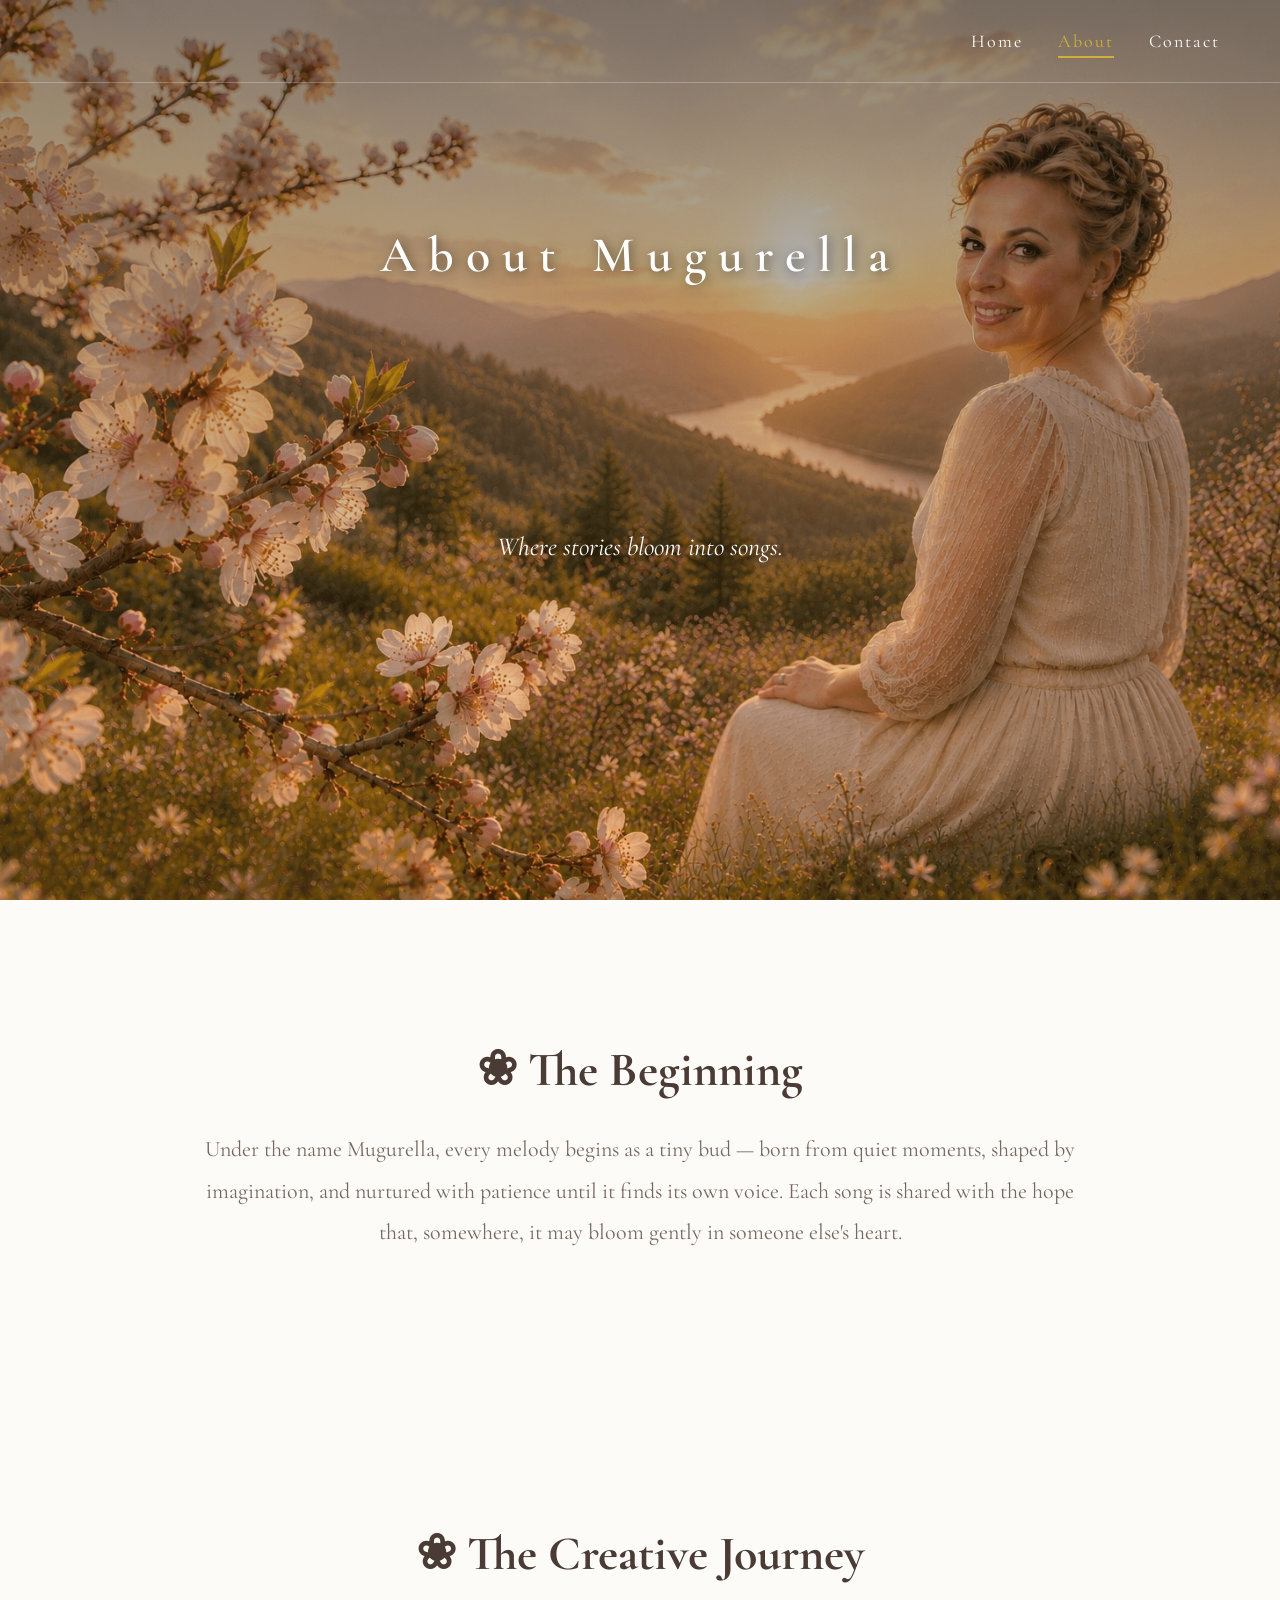
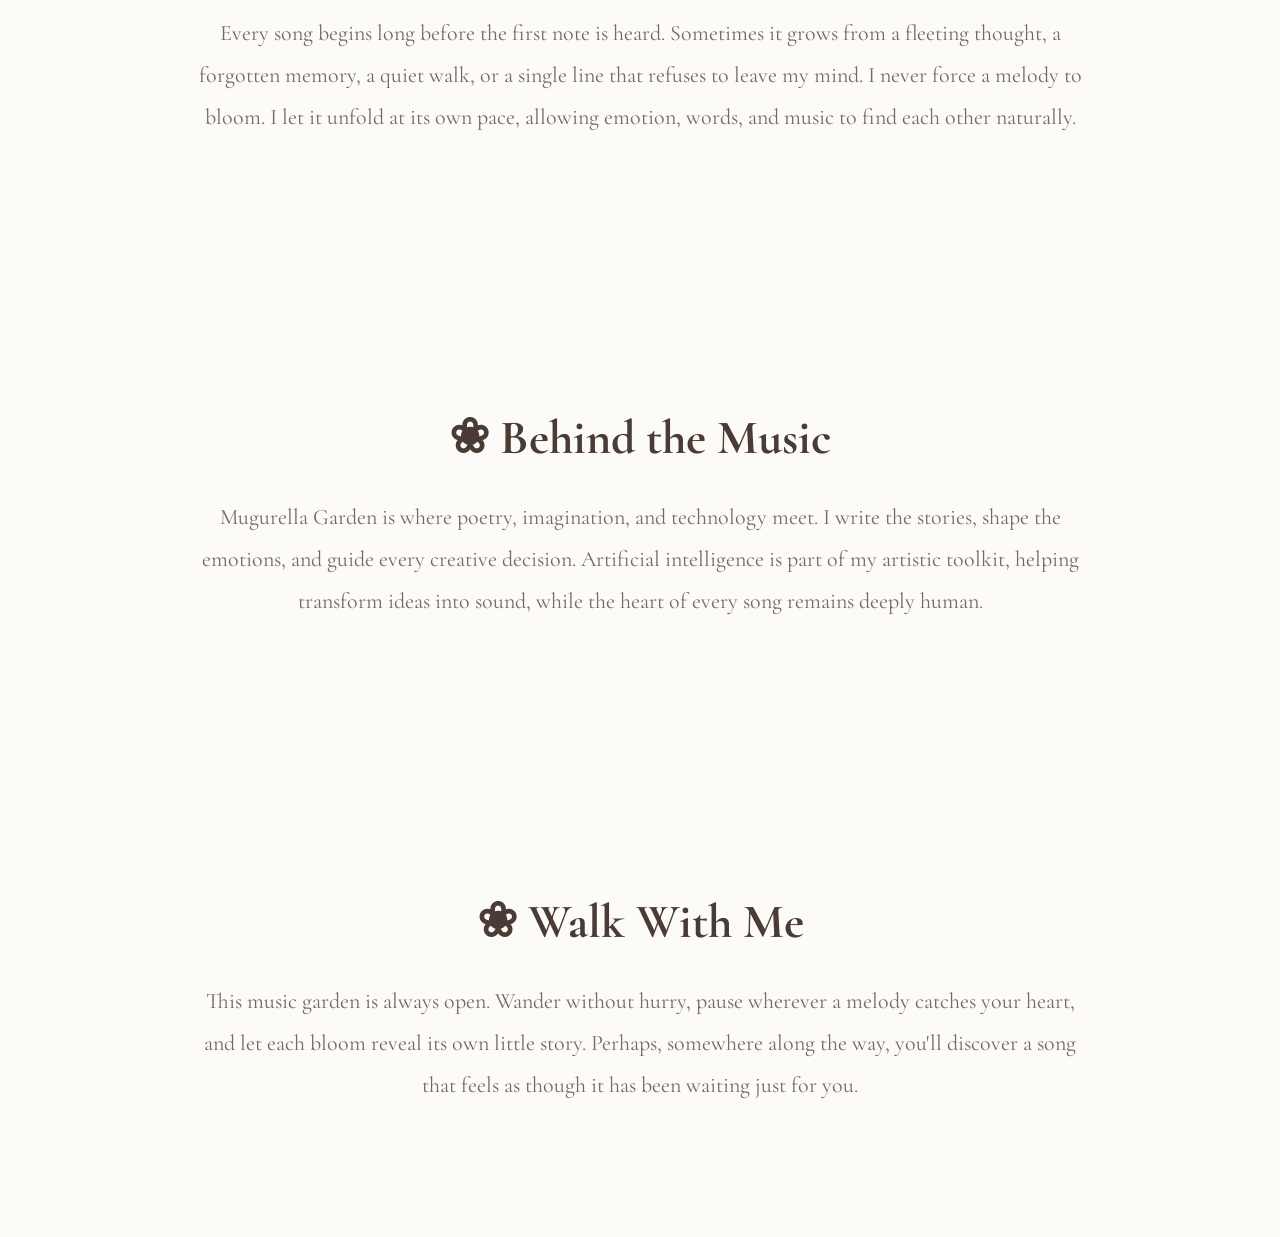
<file: about.html>
<!DOCTYPE html>
<html lang="en">

<head>

    <meta charset="UTF-8">

    <meta name="viewport" content="width=device-width, initial-scale=1.0">

    <title>Mugurella</title>
    
    <link rel="preconnect" href="https://fonts.googleapis.com">
    <link rel="preconnect" href="https://fonts.gstatic.com" crossorigin>
    <link href="https://fonts.googleapis.com/css2?family=Cinzel:wght@400;700&display=swap" rel="stylesheet">
    <link rel="preconnect" href="https://fonts.googleapis.com">
    <link rel="preconnect" href="https://fonts.gstatic.com" crossorigin>

    <link href="https://fonts.googleapis.com/css2?family=Cormorant+Garamond:wght@300;400;600;700&display=swap" rel="stylesheet">
    <link rel="stylesheet" href="style.css">

    <link rel="stylesheet"
    href="https://cdnjs.cloudflare.com/ajax/libs/font-awesome/6.7.2/css/all.min.css">

</head>

<body class="about-page">

    <div class="page-content"></div>

<header>

    <nav>

      <ul>

            <li><a href="index.html">Home</a></li>

            <li><a href="about.html" class="active">About</a></li>

            <li><a href="contact.html">Contact</a></li>

        </ul>

    </nav>

</header>

<main>

    <section class="about-hero">

    <div class="hero-overlay"></div>

    <div class="hero-text">

        <h1>About Mugurella</h1>

        <p class="subtitle">
            Where stories bloom into songs.
        </p>

    </div>

    </section>


    <section class="about-story">

        <h2>❀ The Beginning</h2>

        <p>
        Under the name Mugurella, every melody begins as a tiny bud — 
        born from quiet moments, shaped by imagination, 
        and nurtured with patience until it finds its own voice. 
        Each song is shared with the hope that, somewhere, 
        it may bloom gently in someone else's heart.
        </p>

    </section>

    <section class="creative-journey">

        <h2>❀ The Creative Journey</h2>

        <p>

        Every song begins long before the first note is heard. 
        Sometimes it grows from a fleeting thought, a forgotten memory, 
        a quiet walk, or a single line that refuses to leave my mind.
        I never force a melody to bloom. 
        I let it unfold at its own pace, 
        allowing emotion, words, and music 
        to find each other naturally.
        </p>

    </section>

    <section class="behind-music">

        <h2>❀ Behind the Music</h2>

        <p>

        Mugurella Garden is where poetry, imagination, and technology meet. 
        I write the stories, shape the emotions, and guide every creative decision. 
        Artificial intelligence is part of my artistic toolkit, 
        helping transform ideas into sound, 
        while the heart of every song remains deeply human.

        </p>

    </section>

    <section class="walk-with-me">

        <h2>❀ Walk With Me</h2>

        <p>

        This music garden is always open. Wander without hurry, 
        pause wherever a melody catches your heart, 
        and let each bloom reveal its own little story. 
        Perhaps, somewhere along the way, 
        you'll discover a song that feels 
        as though it has been waiting just for you.

        </p>

    </section>

</main>

</body>

</html>
</file>
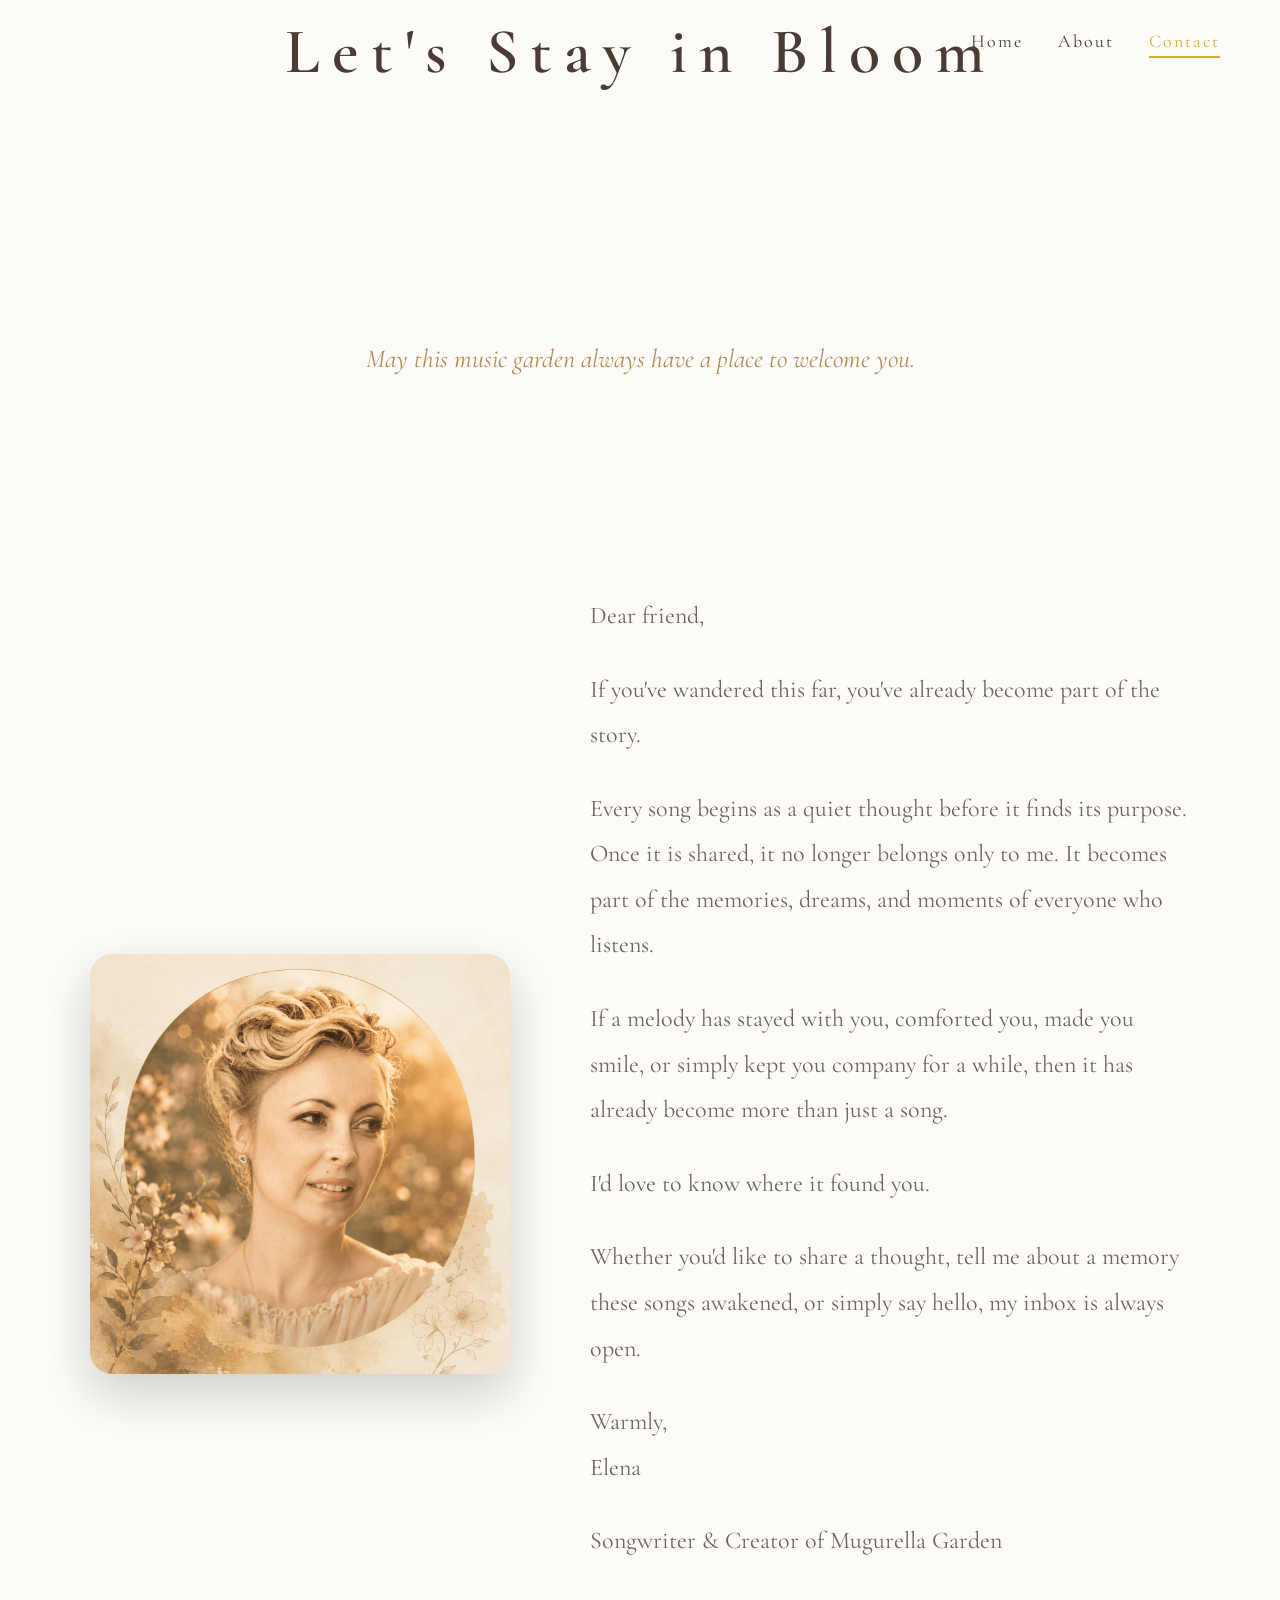
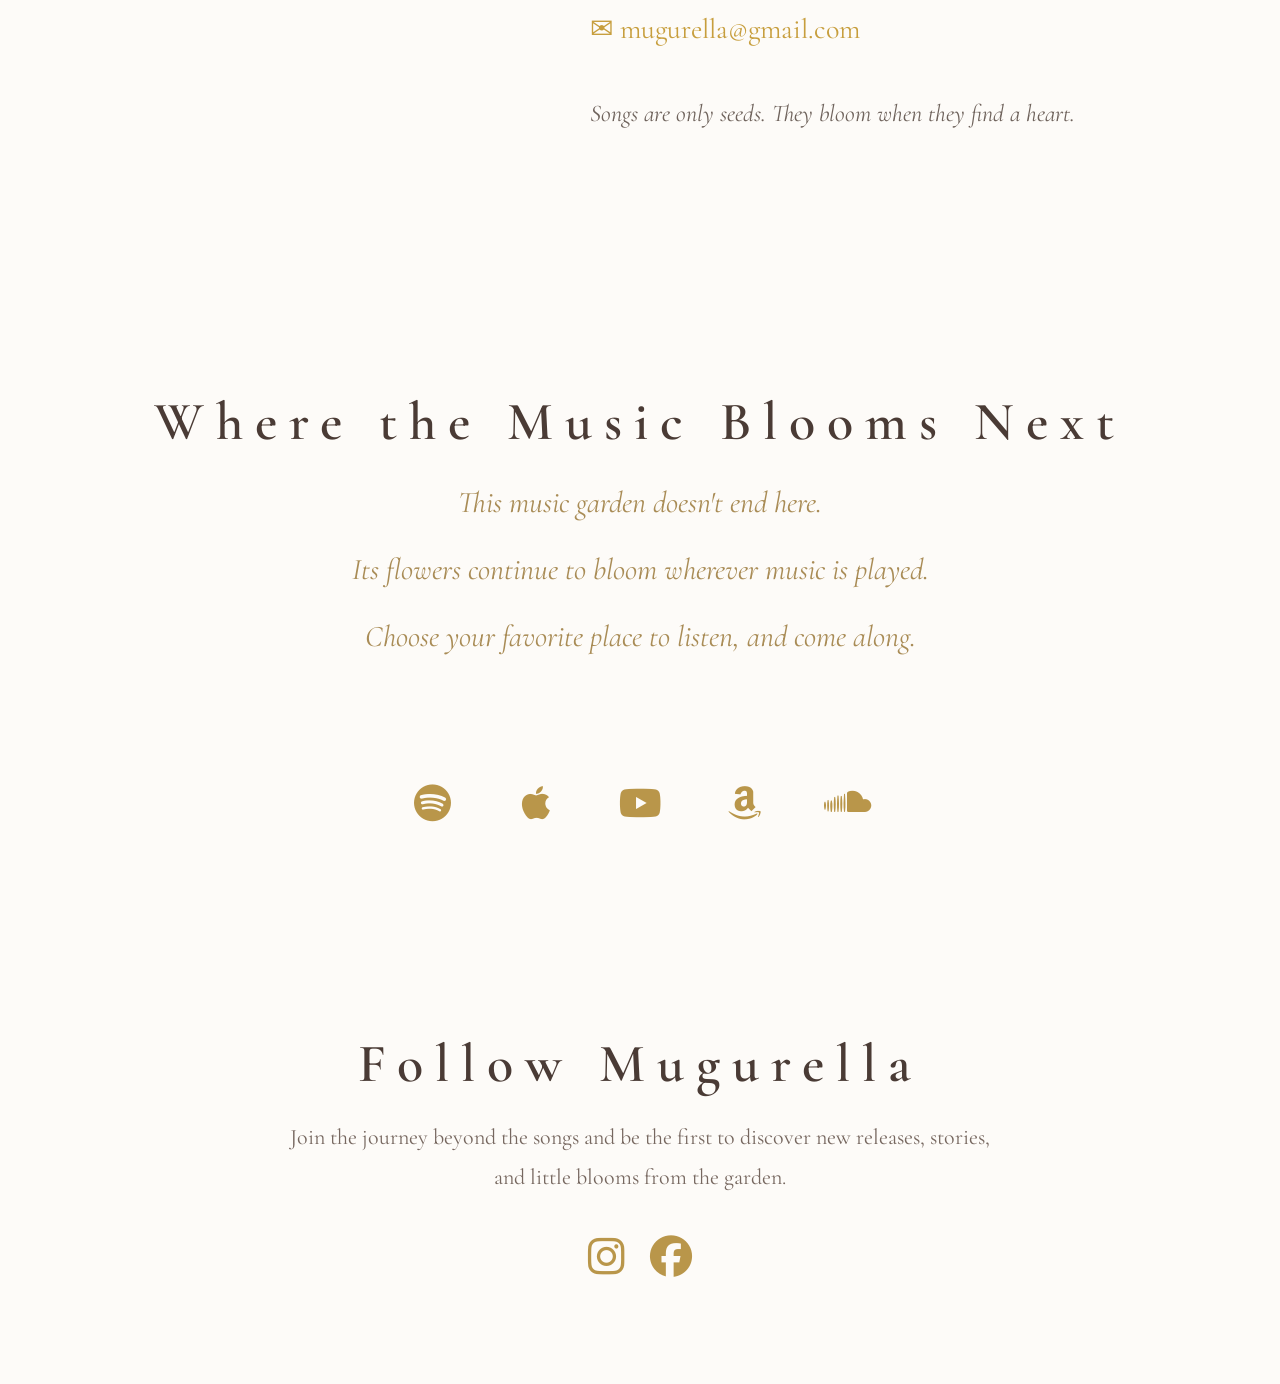
<file: contact.html>
<!DOCTYPE html>
<html lang="en">

<head>

    <meta charset="UTF-8">

    <meta name="viewport" content="width=device-width, initial-scale=1.0">

    <title>Contact | Mugurella</title>

    <link rel="preconnect" href="https://fonts.googleapis.com">
    <link rel="preconnect" href="https://fonts.gstatic.com" crossorigin>

    <link href="https://fonts.googleapis.com/css2?family=Cormorant+Garamond:wght@300;400;600;700&display=swap" rel="stylesheet">

    <link rel="stylesheet" href="style.css">

    <link rel="stylesheet"
    href="https://cdnjs.cloudflare.com/ajax/libs/font-awesome/6.7.2/css/all.min.css">

</head>

<body class="contact-page">

<header>

    <nav>

        <ul>

            <li><a href="index.html">Home</a></li>

            <li><a href="about.html">About</a></li>

            <li><a href="contact.html" class="active">Contact</a></li>

        </ul>

    </nav>

</header>

<main>

<section class="contact-hero">

    <h1>Let's Stay in Bloom</h1>

    <p class="subtitle">
    May this music garden always have a place to welcome you.
    </p>

</section>

<section class="contact-content">

    <div class="contact-image">

        <img src="images/elena-garden.png"
             alt="Elena">

    </div>

    <div class="contact-text">

        <p>Dear friend,<p>

        <p>
        If you've wandered this far, you've already become part of the story.
        </p>
        
        <p>
        Every song begins as a quiet thought before it finds its purpose. 
        Once it is shared, it no longer belongs only to me. 
        It becomes part of the memories, dreams, and moments of everyone who listens.
        </p>
        
        <p>
        If a melody has stayed with you, comforted you, made you smile, 
        or simply kept you company for a while, then it has already become more than just a song.
        </p>

        <p>
        I'd love to know where it found you.
        </p>

        <p>
        Whether you'd like to share a thought, tell me about a memory these songs awakened, or simply say hello, my inbox is always open.
        </p>

        <p>
        Warmly,<br>
        Elena
        </p>

        <p>
        Songwriter & Creator of Mugurella Garden
        </p>

        <a href="mailto:mugurella@gmail.com" class="contact-mail">

            ✉ mugurella@gmail.com

        </a>

    <p class="contact-quote">
    Songs are only seeds. They bloom when they find a heart.
    </p>
      
    </div>

</section>

<section class="contact-footer">

   <h2>Where the Music Blooms Next</h2>

    <p>
    This music garden doesn't end here.
    </p>

    <p>
    Its flowers continue to bloom wherever music is played.
    </p>

    <p>
    Choose your favorite place to listen, and come along.
    </p>

<div class="youtube-player">

</div>

    <div class="stream-icons">

    <a href="https://open.spotify.com/artist/2cj64hGWsq1uDWq1lTLtpp"
       target="_blank"
       aria-label="Spotify">
        <i class="fa-brands fa-spotify"></i>
    </a>

    <a href="https://music.apple.com/us/artist/mugurella/1885294667"
       target="_blank"
       aria-label="Apple Music">
        <i class="fa-brands fa-apple"></i>
    </a>

    <a href="https://music.youtube.com/channel/UC6i1bdRQ9whnJ-eipYGnhsQ"
       target="_blank"
       aria-label="YouTube Music">
        <i class="fa-brands fa-youtube"></i>
    </a>

    <a href="https://music.amazon.com/artists/B0GSN2VC4X/mugurella"
       target="_blank"
       aria-label="Amazon Music">
        <i class="fa-brands fa-amazon"></i>
    </a>

    <a href="https://soundcloud.com/mugurella"
       target="_blank"
       aria-label="SoundCloud">
        <i class="fa-brands fa-soundcloud"></i>
    </a>

    </div>

</section>

<section class="follow-section">

    <h3>Follow Mugurella</h3>

    <p>
        Join the journey beyond the songs and be the first to discover
        new releases, stories, and little blooms from the garden.
    </p>

    <div class="social-icons">

       <a href="https://www.instagram.com/mugurella/"
       target="_blank"
       aria-label="Instagram">
       
       <i class="fa-brands fa-instagram"></i>
       
    </a>
        
        <a href="https://www.facebook.com/profile.php?id=61563688991319"
           target="_blank"
           aria-label="Facebook">

            <i class="fa-brands fa-facebook"></i>

        </a>

    </div>

</section>

</main>

</body>

</html>
</file>
<file: style.css>
.page-content{
    width:min(1200px,90%);
    margin:0 auto;
}

body{

    margin:0;

    color:white;

    font-family: "Cormorant Garamond", serif;

}



.hero{

    height:100vh;

    display:flex;

    flex-direction:column;

    justify-content:flex-end;

    text-align:center;

    padding-top:50px;

    padding-bottom:40px;

    text-shadow:2px 2px 12px black;

    transform: none;

}

.hero {
    background-image:
        radial-gradient(
            ellipse at left bottom,
            rgba(255,248,235,.18) 0%,
            rgba(18,18,18,.10) 25%,
            rgba(18,18,18,.35) 55%,
            rgba(18,18,18,.65) 100%
        ),
        url("images/hero.png");

    background-size: cover;
    background-position: center;
    background-repeat: no-repeat;
    background-attachment: scroll;
}

.hero h1{

font-size:50px;

font-weight:600;

letter-spacing:12px;

margin-bottom: 10px;

}

button{

margin-top:40px;

padding:16px 45px;

font-size:24px;

font-family: "Cormorant Garamond", serif;

border-radius:40px;

border:none;

background:#d4af37;

color:white;

cursor:pointer;

transition:0.3s;

}

button:hover{

background:#f0c95a;

transform:scale(1.05);

}

.hero-bottom{

    text-align:center;
    transform: translateY(-70px);

}

.hero-bottom p{

    font-size:20px;

    margin:18px;

    font-style:italic;

    color:white;

}

@media (max-width: 768px) {

    .hero {
        height: 100dvh;
        position: relative;
        overflow: visible;

        background-image:
            radial-gradient(
            ellipse at left bottom,
            rgba(255,248,235,.18) 0%,
            rgba(18,18,18,.10) 25%,
            rgba(18,18,18,.35) 55%,
            rgba(18,18,18,.65) 100%
        ),
        url("images/hero.png");

        background-size: cover;
        background-position: 30% center;
        background-repeat: no-repeat;

        background-attachment: scroll !important;
    }

}

    h1{

        font-size:50px;

        letter-spacing:6px;

        transform: translateY(-220px);

    }

    button{

        font-size:18px;

        padding:14px 32px;

    }

}

/* ===== HEADER ===== */

header{

    position:absolute;

    top:0;

    left:0;

    width:100%;

    z-index:100;

}

nav{

    display:flex;

    justify-content:flex-end;

    align-items:center;

    padding:30px 60px;

}

header{

    position:absolute;

    top:0;

    left:0;

    width:100%;

    z-index:100;

    border-bottom:1px solid rgba(255,255,255,0.25);

}

.logo{

    font-size:28px;

    letter-spacing:4px;

    font-family:"Cormorant Garamond", serif;

}

nav ul{

    display:flex;

    list-style:none;

    gap:35px;

    margin:0;

    padding:0;

}

nav a{

    color:white;

    text-decoration:none;

    font-size:18px;

    letter-spacing:2px;

    transition:0.3s;

}

nav a:hover{

    color:#d6af37;

}

.scroll-down{
    margin-top:40px;
    font-size:42px;
    color:#d6b34d;
    animation:float 2s infinite;
}

@keyframes float{

    0%{
        transform:translateY(0px);
    }

    50%{
        transform:translateY(10px);
    }

    100%{
        transform:translateY(0px);
    }

}

.latest-release .intro{

    text-align:center;

    font-size:22px;

    line-height:1.8;

    margin-bottom:70px;

}

.release-content{

    display:flex;

    align-items:center;

    justify-content:center;

    gap:80px;

}

.release-cover img{

    width:380px;

    border-radius:18px;

    box-shadow:0 15px 40px rgba(0,0,0,.18);

}

.release-text{

    max-width:500px;

}

.release-text h3{

    font-size:42px;

}

.release-text p{

    font-size:20px;

    line-height:1.8;

}

.latest-release{

    background-image:url("images/newest-bg1.png");
    background-size:cover;
    background-position:center;
    background-repeat:no-repeat;

    text-align:center;
    padding:120px 20px;

    position:relative;
    overflow:hidden;
}

.latest-release h2,
.latest-release .section-text,
.latest-release .music-card{

    position:relative;
    z-index:2;

}

.latest-release:before{

    content:"";
    position:absolute;
    inset:0;

    background:rgba(255,250,245,0.82);
}

.latest-release h2{

    font-size:52px;

    color:#4a3b35;

    margin-bottom:25px;

}

.flower{
    color:#d4af37;
    margin-right:12px;
}

.section-text{

    color:#7f7067;

    font-size:22px;

    line-height:1.8;

    margin-bottom:70px;

}

.music-card{

    max-width:520px;

    margin:auto;

}

.music-card img{

    width:100%;

    border-radius:18px;

    box-shadow:0 18px 45px rgba(0,0,0,.15);

}

.music-card h3{

    font-size:48px;

    margin-top:45px;

    color:#4a3b35;

}

.music-card h3 a{
    color:inherit;
    text-decoration:none;
}

.music-card p{

    font-size:22px;

    line-height:1.8;

    color:#8b8179;

    margin:30px auto;

    max-width:420px;

}

.music-gallery{

    padding:120px 20px;

    text-align:center;

    background:#fbf8f4;

}

.music-gallery h2{

    font-size:52px;

    color:#4a3b35;

    margin-bottom:25px;

}

.gallery{

    display:grid;

    grid-template-columns:repeat(2,1fr);

    gap:50px;

    max-width:1000px;

    margin:70px auto 0 auto;

}

.song-card{

    transition:
        transform .45s ease,
        box-shadow .45s ease;

    cursor:pointer;

}

.song-card:hover{

    transform:translateY(-8px);

}

.song-card img{
    width:100%;
    aspect-ratio:1 / 1;
    height:auto;
    object-fit:cover;
    display:block;

    border-radius:20px;

    box-shadow:0 15px 35px rgba(0,0,0,.15);

    transition:
        transform .5s ease,
        box-shadow .5s ease;
}

.song-card:hover img{

    transform:scale(1.02);

    box-shadow:0 22px 30px rgba(0,0,0,.22);

}

.song-card h3{

    margin-top:25px;

    font-size:34px;

    color:#4a3b35;

    transition:color .4s ease;

}

.song-card:hover h3{

    color:#c69b45;

}

.about{

    text-align:center;
    padding:120px 20px;

    overflow:hidden;
}

.about h2,
.about .section-text,


    position:relative;
    z-index:2;

}

.about:before{

    content:"";
    position:absolute;
    inset:0;

    background:rgba(255,250,245,0.82);
}

.about h2{

    font-size:52px;

    color:#4a3b35;

    margin-bottom:25px;

}

.flower{
    color:#d4af37;
    margin-right:12px;
}

.about-text{

    color:#7f7067;

    font-size:22px;

    line-height:1.8;

    margin-bottom:70px;

}

.about-page nav a{

    color:white;

}

nav a.active{
    color:#d4af37;
    border-bottom:2px solid #d4af37;
    padding-bottom:4px;
}

main{

    background:#fdfbf8;

}

.about-hero{

    position:relative;

    height:100dvh;

    background-image:url("images/about-hero14.png");

    background-size:cover;

    background-position:center;

    background-repeat:no-repeat;

    background-attachment:scroll;

}

.about-hero h1{

    font-size:50px;

    color:white;

    font-weight:600;

    letter-spacing:12px;

    margin-top:200px;

    margin-bottom:10px;

}

.about-hero p{

    font-size:26px;

    color:white;

    font-style:italic;

    margin-bottom:40px;

}

.about-story,
.creative-journey,
.behind-music,
.walk-with-me{

    max-width:900px;

    margin:0 auto;

    padding:100px 20px;

}

.about-story h2,
.creative-journey h2,
.behind-music h2,
.walk-with-me h2{

    text-align:center;

    font-size:48px;

    color:#4a3b35;

    margin-bottom:30px;

}

.about-story p,
.creative-journey p,
.behind-music p,
.walk-with-me p{

    font-size:22px;

    line-height:1.9;

    color:#76675f;

    margin-bottom:30px;

    text-align:center;

}

.hero-overlay{

    position:absolute;

    inset:0;

    background:
        linear-gradient(
            to bottom,
            rgba(18,18,18,.48) 0%,
            rgba(18,18,18,.22) 45%,
            rgba(18,18,18,.08) 75%,
            rgba(18,18,18,0) 100%
        );

}

.hero-text{

    position:absolute;

    z-index:2;

    top:47%;

    left:50%;

    transform:translate(-50%,-50%);

    text-align:center;

    color:white;

    text-shadow:2px 2px 12px rgba(0,0,0,.5);

}

.contact-page nav a{

    color:#4a3b35;

}

.contact-page nav a:hover{

    color:#d4af37;

}

.contact-page nav a.active{

    color:#d4af37;

    border-bottom:2px solid #d4af37;

}

.contact-hero{

    padding:180px 20px 80px;

    text-align:center;

}

.contact-hero h1{

    color:#4a3b35;

    font-size:64px;

    margin-bottom:25px;

}

.contact-hero .subtitle{

    color:#76675f;

    font-size:26px;

    font-style:italic;

}

.contact-content{

    width:min(1100px,90%);

    margin:0 auto;

    display:flex;

    align-items:center;

    gap:80px;

    padding:80px 0;

}

.contact-image img{

    width:420px;

    border-radius:22px;

    box-shadow:0 20px 50px rgba(0,0,0,.18);

}

.contact-text{

    flex:1;

}

.contact-text h2{

    color:#4a3b35;

    font-size:48px;

    margin-bottom:35px;

}

.contact-text p{

    color:#6f635c;

    font-size:24px;

    line-height:1.9;

    margin-bottom:28px;

}

.contact-mail{

    display:inline-block;

    margin-top:20px;

    color:#c79e3d;

    text-decoration:none;

    font-size:28px;

    transition:.3s;

}

.contact-mail:hover{

    color:#e1bb57;

}

.contact-footer h2{

    color:#4a3b35;

    font-size:64px;

    margin-bottom:25px;

}

.contact-footer{

   text-align:center;

   padding:100px 20px;

}

.contact-footer p{

    color:#a98c56;

    font-size:30px;

    font-style:italic;

}

@media(max-width:900px){

.contact-content{

    flex-direction:column;

    text-align:center;

}

.contact-image img{

    width:300px;

}

}

/* ===========================
   STREAMING SECTION
=========================== */

.streaming-section{
    max-width:700px;
    margin:100px auto 80px;
    text-align:center;
    padding:0 20px;
}

.streaming-section h2{

    font-family:'Cinzel', serif;
    font-size:2.2rem;
    font-weight:400;

    color:#7d6538;

    margin-bottom:35px;
}

.streaming-section p{

    font-size:1.08rem;
    line-height:1.9;

    color:#6f6f6f;

    margin-bottom:12px;
}

.stream-icons{

    display:flex;

    justify-content:center;

    gap:28px;

    margin-top:45px;

    flex-wrap:wrap;

}

.stream-icons a{

    font-size:38px;

    color:#b9964a;

    transition:.35s;

    padding:10px;

    text-decoration:none;

}

.stream-icons a:hover{

    color:#f1d27a;

    transform:translateY(-4px) scale(1.15);

    text-shadow:0 0 18px rgba(212,175,55,.45);

}

.contact-quote{

    margin-top:45px;

    font-size:22px;

    font-style:italic;

    color:#9a8764;

    line-height:1.8;

}

/* ==========================
   SONG PAGE
========================== */

.song-hero{

    position:relative;

    height:100vh;

    display:flex;

    justify-content:center;

    align-items:center;

    text-align:center;

    overflow:hidden;

}

.homo-hero{

    background-image:url("images/homo-atechnicus.png");

    background-size:cover;

    background-position:center;

    background-repeat:no-repeat;

    background-attachment: fixed;

}

.song-overlay{

    position:absolute;

    inset:0;

    background:linear-gradient(
        rgba(0,0,0,.35),
        rgba(0,0,0,.15),
        rgba(0,0,0,.45)
    );

}

.song-hero-content{

    position:relative;

    z-index:2;

    max-width:800px;

    padding:20px;

}

.song-hero-content h1{

    color:white;

    font-size:72px;

    letter-spacing:10px;

    margin-bottom:30px;

    text-shadow:0 5px 18px rgba(0,0,0,.35);

}

.song-hero-content p{

    color:white;

    font-size:30px;

    font-style:italic;

}

.song-story{

    max-width:900px;

    margin:100px auto;

    padding:0 20px;

    text-align:center;

}

.song-story h2{

    color:#4a3b35;

    font-size:48px;

    margin-bottom:40px;

}

.song-story p{

    color:#76675f;

    font-size:24px;

    line-height:1.9;

}

.song-card a{
    text-decoration:none;
    color:inherit;
}

.song-lyrics{

    max-width:900px;

    margin:120px auto;

    text-align:center;

}

.song-lyrics h2{

    font-size:46px;

    color:#4a3b35;

    margin-bottom:45px;

}

.lyrics{
    background:#fffdf9;

    padding:55px;

    border-radius:22px;

    box-shadow:0 15px 35px rgba(0,0,0,.08);

    column-count:2;
    column-gap:70px;

    text-align:left;
}

.lyrics pre{

    white-space:pre-wrap;

    font-family:"Cormorant Garamond", serif;

    font-size:25px;

    line-height:2;

    color:#665952;

}

.listen-section{

    text-align:center;

    padding:120px 20px;

}

.listen-section h2{

    font-size:46px;

    color:#4a3b35;

}

.listen-section p{

    color:#7b6c64;

    font-size:22px;

}

.listen-section .stream-icons{

    margin-top:45px;

}

.more-blooms{

    padding:130px 20px;

    background:#faf7f2;

    text-align:center;

}

.more-blooms h2{

    font-size:46px;

    color:#4a3b35;

    margin-bottom:60px;

}

.more-grid{

    display:grid;

    grid-template-columns:repeat(3,1fr);

    gap:45px;

    max-width:1000px;

    margin:auto;

}

.mini-song{

    text-decoration:none;

    color:inherit;

}

.mini-song img{
    width:100%;
    aspect-ratio:1 / 1;
    height:100%;
    object-fit:cover;
    display:block;

    border-radius:18px;

    transition:.4s;

    box-shadow:0 12px 30px rgba(0,0,0,.12);
}

.mini-song:hover img{

    transform:translateY(-8px);

}

.mini-song h3{

    margin-top:18px;

    color:#4a3b35;

    font-size:30px;

}

.youtube-player{

    max-width:900px;

    margin:55px auto;

    border-radius:22px;

    overflow:hidden;

    box-shadow:0 18px 40px rgba(0,0,0,.15);

}

.youtube-player iframe{

    width:100%;

    aspect-ratio:16/9;

    border:none;

}

.tidal-link{

    font-family:"Cinzel", serif;

    font-size:22px;

    letter-spacing:2px;

    color:#b9964a;

    text-decoration:none;

    transition:.35s;

}

.tidal-link:hover{

    color:#f1d27a;

}

.follow-section{

    max-width:700px;

    margin:90px auto 120px;

    text-align:center;

}

.follow-section h3{

    font-size:40px;

    color:#4a3b35;

    margin-bottom:22px;

}

.follow-section p{

    color:#76675f;

    font-size:22px;

    line-height:1.8;

    margin-bottom:35px;

}

.social-icons{

    display:flex;

    justify-content:center;

    gap:25px;

}

.social-icons a{

    font-size:42px;
    color:#b9964a;
    transition:.35s;

}

.social-icons a:hover{

    color:#f1d27a;
    transform:translateY(-4px) scale(1.15);
    text-shadow:0 0 18px rgba(212,175,55,.45);

}

.follow-section{

    background:#fdfbf8;

    padding-bottom:100px;

    margin-bottom:0;

}

.contact-page{

    background:#fdfbf8;

}

/* ==========================
   CONTACT PAGE HEADINGS
========================== */

.contact-page h1,
.contact-page h2,
.contact-page h3{

    font-family:"Cormorant Garamond", serif;
    font-weight:600;
    letter-spacing:12px;
    color:#4a3b35;

}

.contact-page h1{

    font-size:64px;

}

.contact-page h2,
.contact-page h3{

    font-size:54px;

}

.contact-page .subtitle{

    font-family:"Cormorant Garamond", serif;
    font-size:26px;
    font-style:italic;
    color:#b08d56;
    line-height:1.8;

}

.stream-logo{

    width:40px;
    height:40px;
    transition:.35s;
    margin-top:0px;
    filter: sepia(1) saturate(5) hue-rotate(350deg) brightness(.9);

}


.stream-icons a{
    display:inline-flex;
    align-items:center;
    justify-content:center;

    width:56px;
    height:56px;

    transition:all .35s ease;
}

.stream-icons a:hover{
    transform:translateY(-4px) scale(1.15);
}

.stream-icons a i{
    font-size:38px;
    color:#b9964a;
    transition:all .35s ease;
}

.stream-icons a:hover i{
    color:#f1d27a;
    text-shadow:
        0 0 8px rgba(212,175,55,.35),
        0 0 18px rgba(212,175,55,.35),
        0 0 28px rgba(212,175,55,.25);
}

.tidal-icon{

    width:38px;
    height:38px;
    transition:.35s ease;

}

.stream-icons a:hover .tidal-icon{

    filter:
        brightness(1.18)
        drop-shadow(0 0 8px rgba(212,175,55,.45))
        drop-shadow(0 0 18px rgba(212,175,55,.40))
        drop-shadow(0 0 28px rgba(212,175,55,.30));

    transform:scale(1.15);

}



@media (max-width: 768px) {
.about-hero h1{
    
    transform:translateY(10px);
}

.contact-hero h1{
    
    transform:translateY(10px);
}

.gallery{
        grid-template-columns:1fr;
        gap:35px;
        width:100%;
    }

    .song-card{
        width:100%;
    }

    .song-card img{
        width:100%;
        aspect-ratio:1 / 1;
        height:auto;
        object-fit:cover;
    }

    .song-hero{
        padding-top:120px;
        box-sizing:border-box;
    }

     .song-hero-content h1{

        font-size:42px;

        letter-spacing:3px;

        line-height:1.15;

        padding:0 20px;
    }

 .more-grid{
    grid-template-columns: 1fr;
    gap: 35px;
}

.mini-song{
    width: 82%;
    max-width: 300px;
    margin: 0 auto;
}

.mini-song img{
    width: 100%;
    aspect-ratio: 1 / 1;
    height: auto;
    object-fit: cover;
    display: block;
}

.song-lyrics{
    margin:80px auto;
    padding:0 20px;
}

.lyrics{
    column-count:1;
    padding:30px 24px;
}

.lyrics pre{
    font-size:18px;
    line-height:1.75;
}

}

@media (max-width: 768px){

    .about-hero{
        background-image:url("images/about-hero14.png") !important;
        background-size:cover !important;
        background-position:80% center !important;
        background-repeat:no-repeat !important;
        background-attachment:scroll !important;
    }

}
</file>
